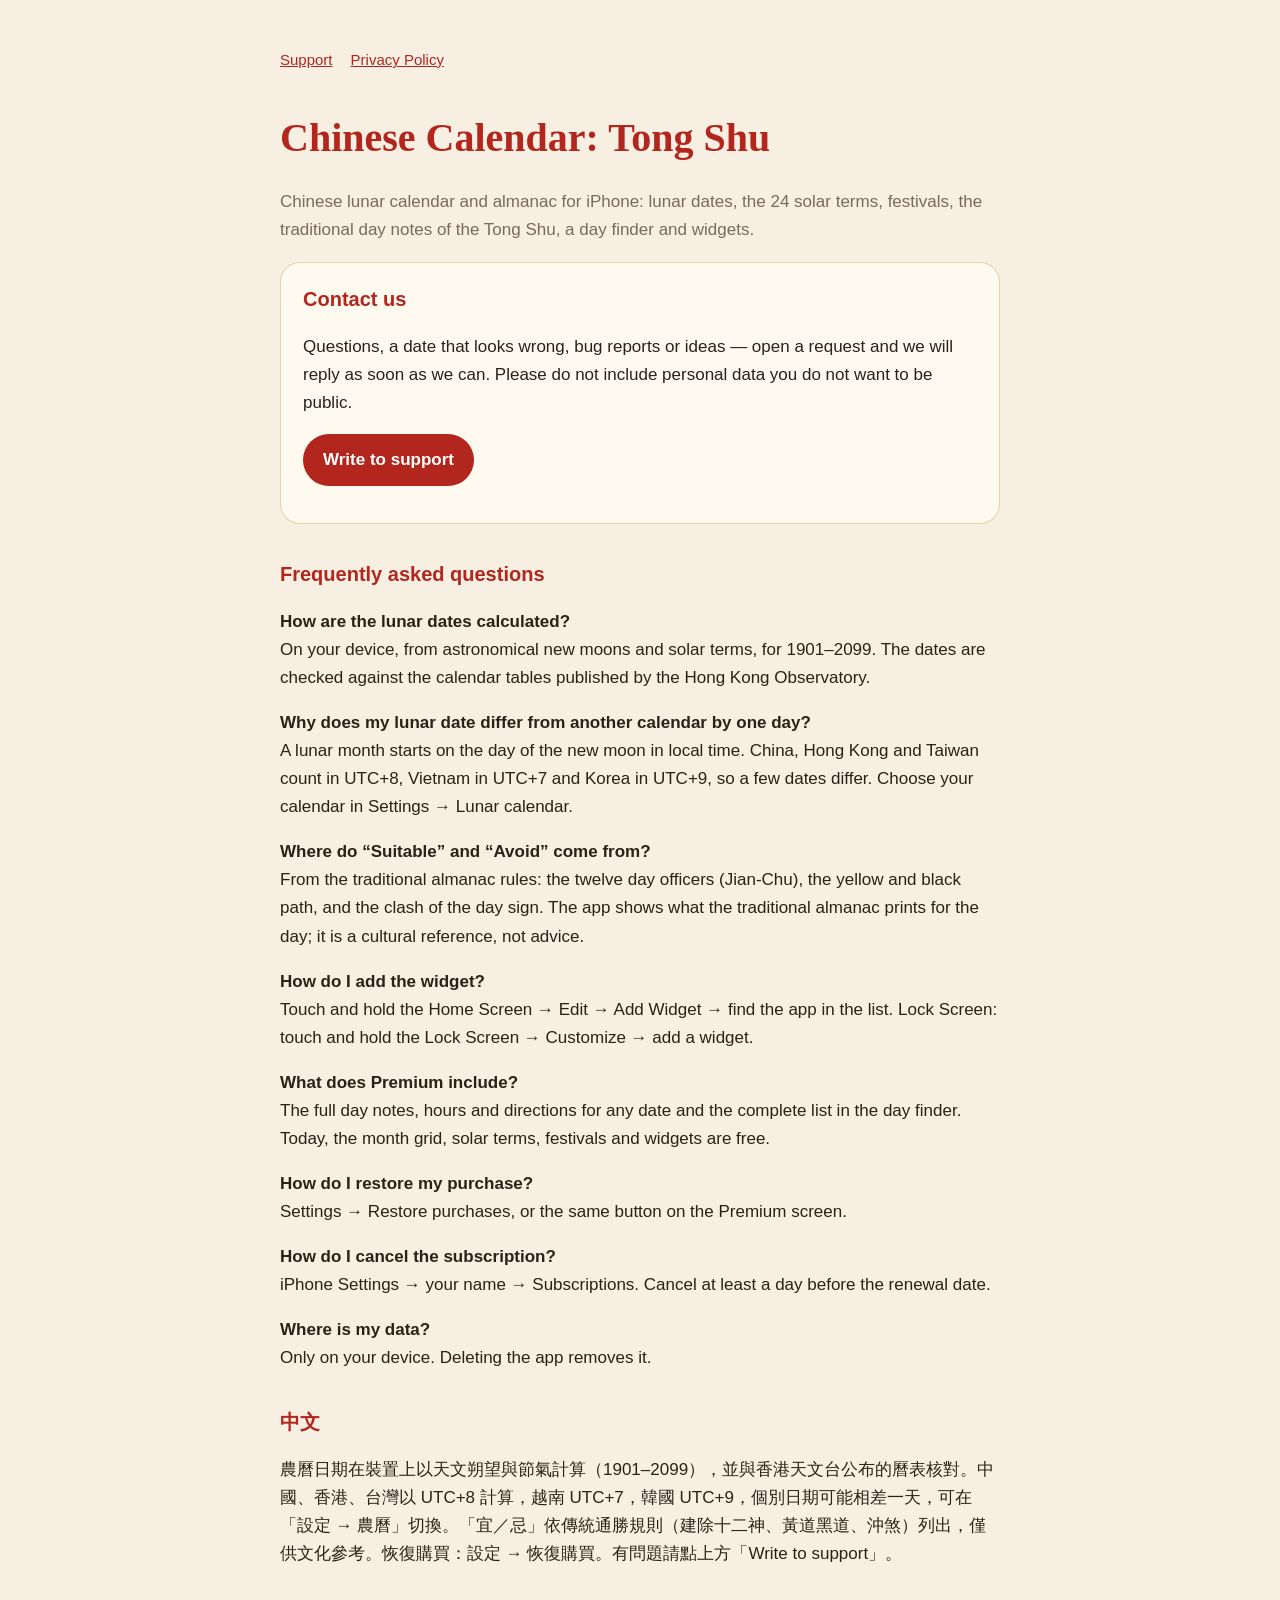
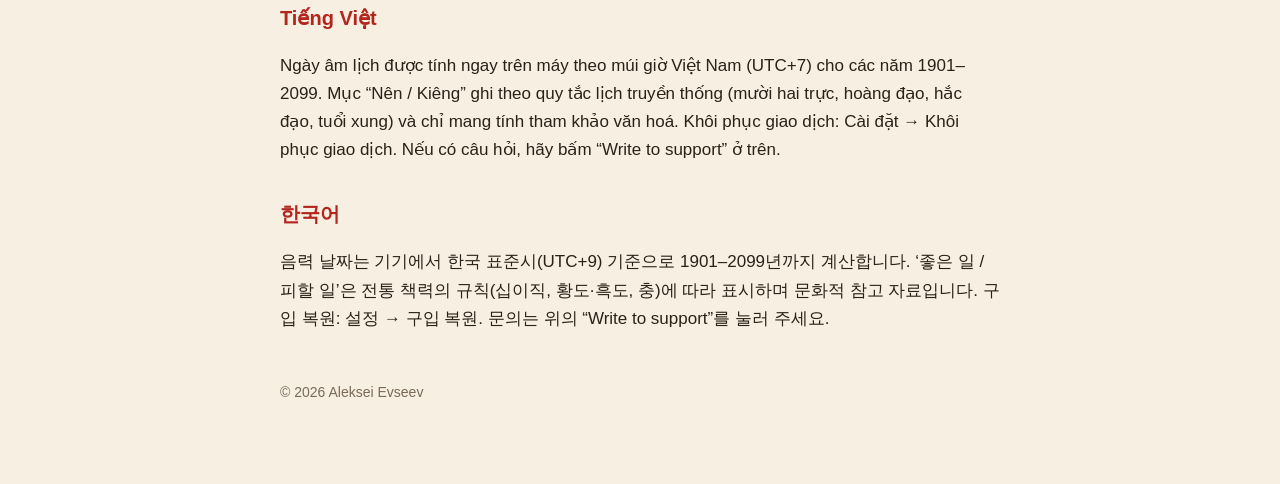
<file: index.html>
<!doctype html><html lang="en"><head><meta charset="utf-8"><meta name="viewport" content="width=device-width,initial-scale=1">
<title>Chinese Calendar: Tong Shu — Support</title><link rel="stylesheet" href="style.css"></head><body><main>
<nav><a href="./">Support</a><a href="privacy.html">Privacy Policy</a></nav>
<h1>Chinese Calendar: Tong Shu</h1><p class="sub">Chinese lunar calendar and almanac for iPhone: lunar dates, the 24 solar terms, festivals, the traditional day notes of the Tong Shu, a day finder and widgets.</p>
<div class="card"><h2 style="margin-top:0">Contact us</h2>
<p>Questions, a date that looks wrong, bug reports or ideas — open a request and we will reply as soon as we can. Please do not include personal data you do not want to be public.</p>
<p><a class="btn" href="https://github.com/somefork2/chinese-calendar-support/issues/new">Write to support</a></p></div>
<h2>Frequently asked questions</h2>
<p><b>How are the lunar dates calculated?</b><br>On your device, from astronomical new moons and solar terms, for 1901–2099. The dates are checked against the calendar tables published by the Hong Kong Observatory.</p>
<p><b>Why does my lunar date differ from another calendar by one day?</b><br>A lunar month starts on the day of the new moon in local time. China, Hong Kong and Taiwan count in UTC+8, Vietnam in UTC+7 and Korea in UTC+9, so a few dates differ. Choose your calendar in Settings → Lunar calendar.</p>
<p><b>Where do “Suitable” and “Avoid” come from?</b><br>From the traditional almanac rules: the twelve day officers (Jian-Chu), the yellow and black path, and the clash of the day sign. The app shows what the traditional almanac prints for the day; it is a cultural reference, not advice.</p>
<p><b>How do I add the widget?</b><br>Touch and hold the Home Screen → Edit → Add Widget → find the app in the list. Lock Screen: touch and hold the Lock Screen → Customize → add a widget.</p>
<p><b>What does Premium include?</b><br>The full day notes, hours and directions for any date and the complete list in the day finder. Today, the month grid, solar terms, festivals and widgets are free.</p>
<p><b>How do I restore my purchase?</b><br>Settings → Restore purchases, or the same button on the Premium screen.</p>
<p><b>How do I cancel the subscription?</b><br>iPhone Settings → your name → Subscriptions. Cancel at least a day before the renewal date.</p>
<p><b>Where is my data?</b><br>Only on your device. Deleting the app removes it.</p>
<h2>中文</h2>
<p>農曆日期在裝置上以天文朔望與節氣計算（1901–2099），並與香港天文台公布的曆表核對。中國、香港、台灣以 UTC+8 計算，越南 UTC+7，韓國 UTC+9，個別日期可能相差一天，可在「設定 → 農曆」切換。「宜／忌」依傳統通勝規則（建除十二神、黃道黑道、沖煞）列出，僅供文化參考。恢復購買：設定 → 恢復購買。有問題請點上方「Write to support」。</p>
<h2>Tiếng Việt</h2>
<p>Ngày âm lịch được tính ngay trên máy theo múi giờ Việt Nam (UTC+7) cho các năm 1901–2099. Mục “Nên / Kiêng” ghi theo quy tắc lịch truyền thống (mười hai trực, hoàng đạo, hắc đạo, tuổi xung) và chỉ mang tính tham khảo văn hoá. Khôi phục giao dịch: Cài đặt → Khôi phục giao dịch. Nếu có câu hỏi, hãy bấm “Write to support” ở trên.</p>
<h2>한국어</h2>
<p>음력 날짜는 기기에서 한국 표준시(UTC+9) 기준으로 1901–2099년까지 계산합니다. ‘좋은 일 / 피할 일’은 전통 책력의 규칙(십이직, 황도·흑도, 충)에 따라 표시하며 문화적 참고 자료입니다. 구입 복원: 설정 → 구입 복원. 문의는 위의 “Write to support”를 눌러 주세요.</p>
<footer>© 2026 Aleksei Evseev</footer></main></body></html>
</file>
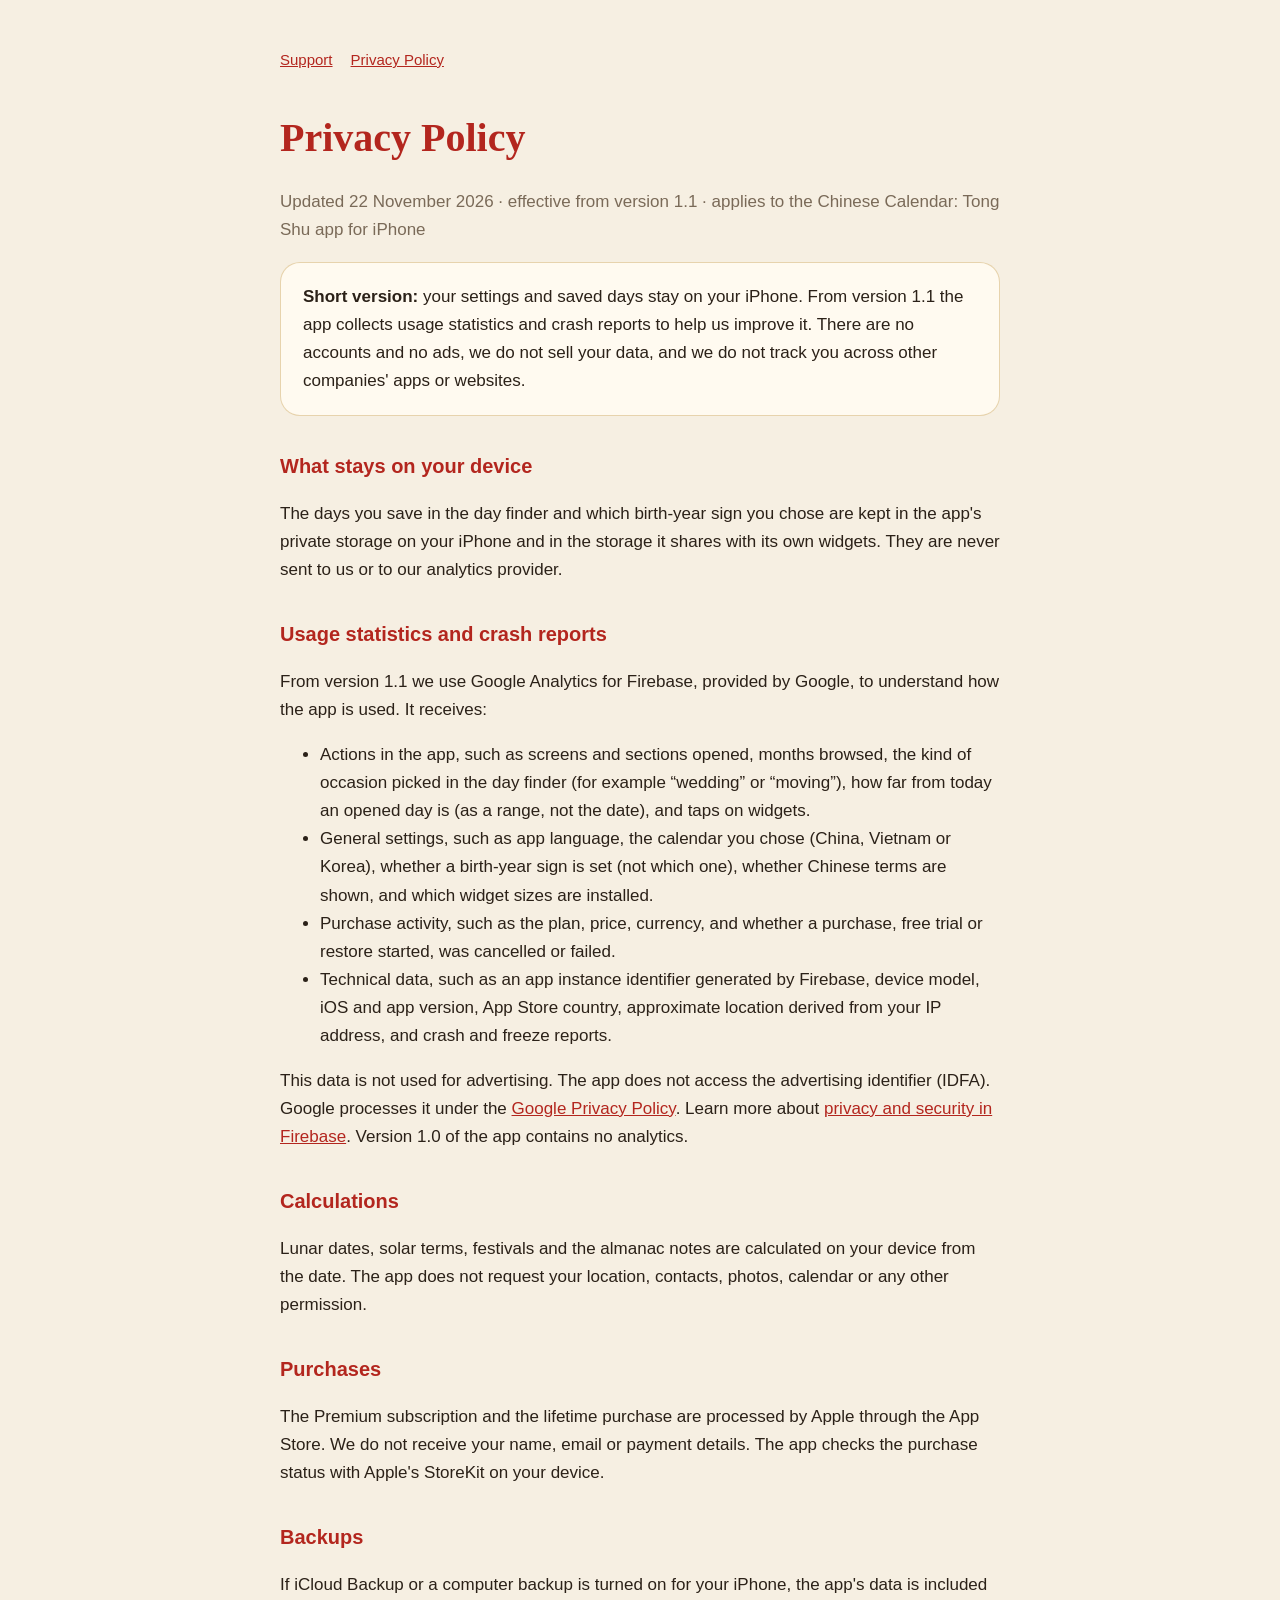
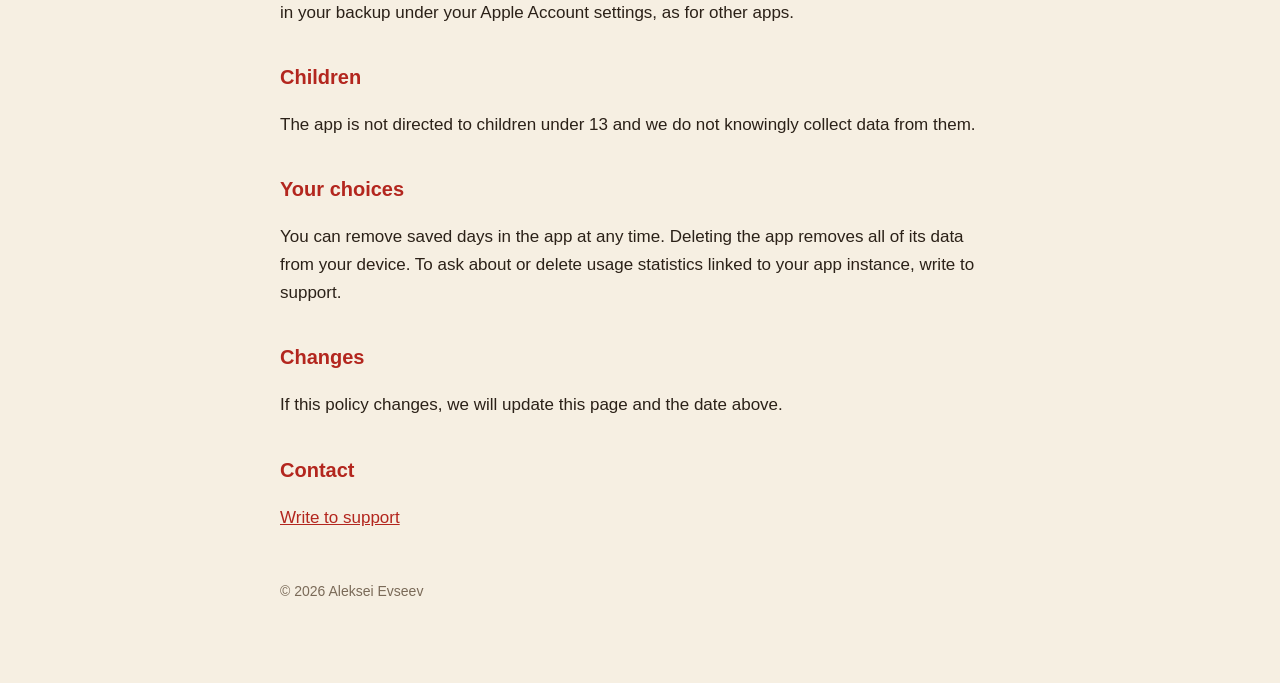
<file: privacy.html>
<!doctype html><html lang="en"><head><meta charset="utf-8"><meta name="viewport" content="width=device-width,initial-scale=1">
<title>Chinese Calendar: Tong Shu — Privacy Policy</title><link rel="stylesheet" href="style.css"></head><body><main>
<nav><a href="./">Support</a><a href="privacy.html">Privacy Policy</a></nav>
<h1>Privacy Policy</h1><p class="sub">Updated 22 November 2026 · effective from version 1.1 · applies to the Chinese Calendar: Tong Shu app for iPhone</p>
<div class="card"><b>Short version:</b> your settings and saved days stay on your iPhone. From version 1.1 the app collects usage statistics and crash reports to help us improve it. There are no accounts and no ads, we do not sell your data, and we do not track you across other companies' apps or websites.</div>
<h2>What stays on your device</h2>
<p>The days you save in the day finder and which birth-year sign you chose are kept in the app's private storage on your iPhone and in the storage it shares with its own widgets. They are never sent to us or to our analytics provider.</p>
<h2>Usage statistics and crash reports</h2>
<p>From version 1.1 we use Google Analytics for Firebase, provided by Google, to understand how the app is used. It receives:</p>
<ul>
<li>Actions in the app, such as screens and sections opened, months browsed, the kind of occasion picked in the day finder (for example “wedding” or “moving”), how far from today an opened day is (as a range, not the date), and taps on widgets.</li>
<li>General settings, such as app language, the calendar you chose (China, Vietnam or Korea), whether a birth-year sign is set (not which one), whether Chinese terms are shown, and which widget sizes are installed.</li>
<li>Purchase activity, such as the plan, price, currency, and whether a purchase, free trial or restore started, was cancelled or failed.</li>
<li>Technical data, such as an app instance identifier generated by Firebase, device model, iOS and app version, App Store country, approximate location derived from your IP address, and crash and freeze reports.</li>
</ul>
<p>This data is not used for advertising. The app does not access the advertising identifier (IDFA). Google processes it under the <a href="https://policies.google.com/privacy">Google Privacy Policy</a>. Learn more about <a href="https://firebase.google.com/support/privacy">privacy and security in Firebase</a>. Version 1.0 of the app contains no analytics.</p>
<h2>Calculations</h2>
<p>Lunar dates, solar terms, festivals and the almanac notes are calculated on your device from the date. The app does not request your location, contacts, photos, calendar or any other permission.</p>
<h2>Purchases</h2>
<p>The Premium subscription and the lifetime purchase are processed by Apple through the App Store. We do not receive your name, email or payment details. The app checks the purchase status with Apple's StoreKit on your device.</p>
<h2>Backups</h2>
<p>If iCloud Backup or a computer backup is turned on for your iPhone, the app's data is included in your backup under your Apple Account settings, as for other apps.</p>
<h2>Children</h2>
<p>The app is not directed to children under 13 and we do not knowingly collect data from them.</p>
<h2>Your choices</h2>
<p>You can remove saved days in the app at any time. Deleting the app removes all of its data from your device. To ask about or delete usage statistics linked to your app instance, write to support.</p>
<h2>Changes</h2>
<p>If this policy changes, we will update this page and the date above.</p>
<h2>Contact</h2>
<p><a href="https://github.com/somefork2/chinese-calendar-support/issues/new">Write to support</a></p>
<footer>© 2026 Aleksei Evseev</footer></main></body></html>
</file>
<file: style.css>
:root{--bg:#f6efe2;--card:#fffaf0;--text:#2b2118;--soft:#7a6a58;--red:#b3261e;--gold:#b98a2f}
*{box-sizing:border-box}body{margin:0;background:var(--bg);color:var(--text);font:17px/1.65 -apple-system,BlinkMacSystemFont,"Segoe UI","PingFang TC","PingFang SC","Apple SD Gothic Neo",Helvetica,Arial,sans-serif}
main{max-width:760px;margin:0 auto;padding:48px 20px 80px}h1{font-family:"New York",Georgia,serif;font-weight:600;font-size:40px;margin:0 0 6px;color:var(--red)}
h2{font-size:20px;margin:34px 0 8px;color:var(--red)}.sub{color:var(--soft)}a{color:var(--red)}
.card{background:var(--card);border:1px solid rgba(185,138,47,.35);border-radius:20px;padding:20px 22px;margin:18px 0}
.btn{display:inline-block;background:var(--red);color:#fff;font-weight:600;padding:12px 20px;border-radius:999px;text-decoration:none}
nav{display:flex;gap:18px;margin-bottom:32px;font-size:15px}footer{margin-top:48px;color:var(--soft);font-size:14px}
@media(prefers-color-scheme:dark){:root{--bg:#1a1410;--card:#261d16;--text:#f3e9d8;--soft:#b3a48f;--red:#ef6a5c;--gold:#e0b869}.btn{color:#1a1410}}
</file>
